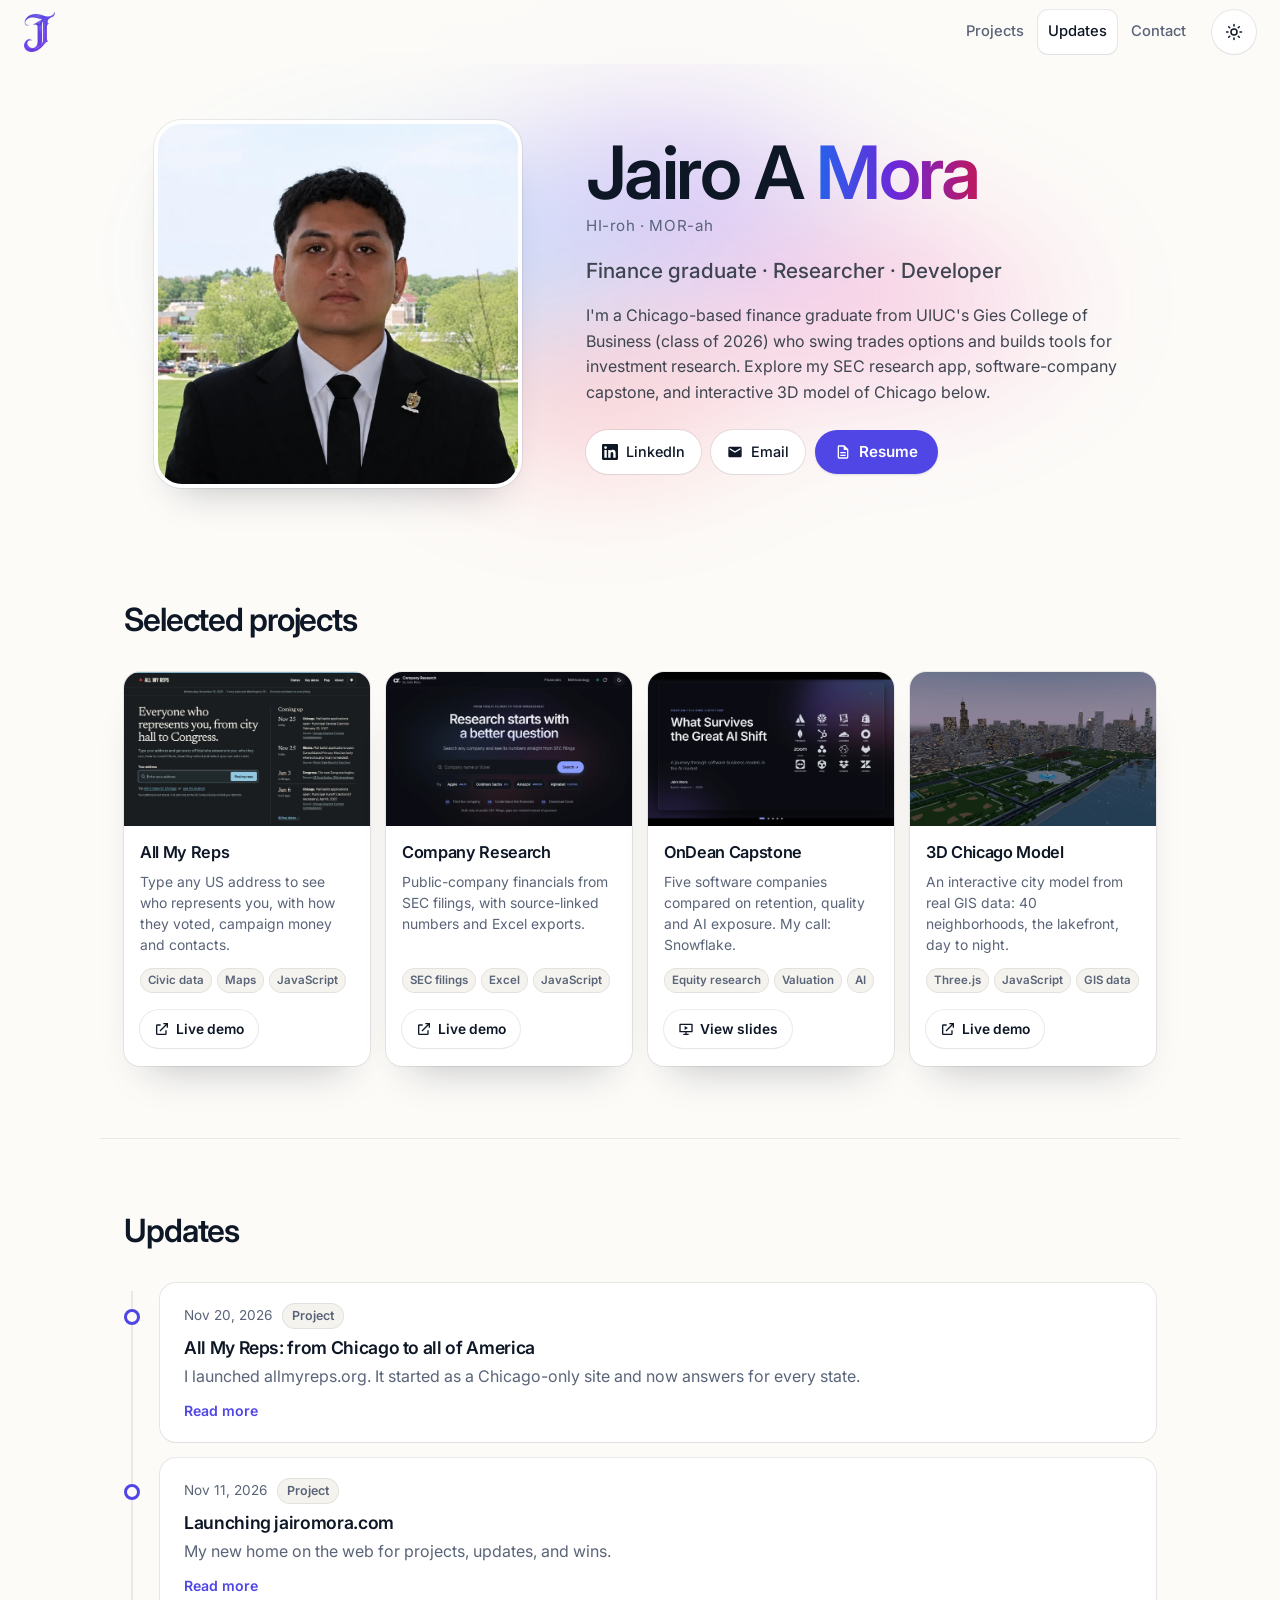
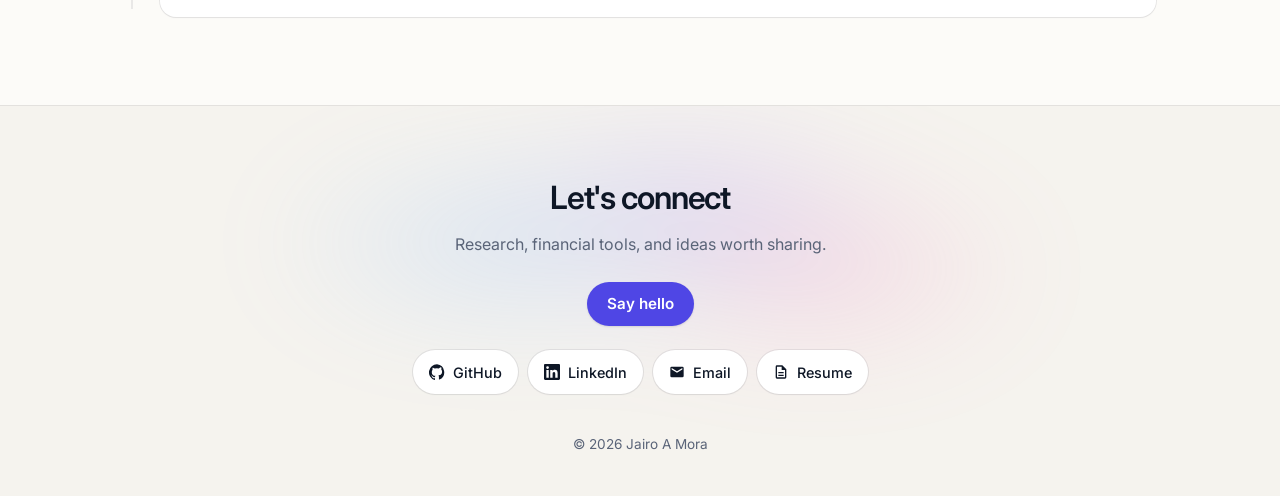
<file: index.html>
<!doctype html>
<html lang="en">
<head>
  <meta charset="utf-8" />
  <meta name="viewport" content="width=device-width, initial-scale=1" />
  <title>Jairo Mora – Finance graduate, Researcher, Developer</title>
  <meta name="description" content="Jairo Mora – UIUC Gies finance graduate (2026) in Chicago. Options swing trader and developer of research tools, including a 3D model of Chicago." />
  <meta name="author" content="Jairo A Mora" />
  <link rel="canonical" href="https://jairomora.com/" />

  <!-- Link previews (iMessage, LinkedIn, X, Slack...) -->
  <meta property="og:type" content="profile" />
  <meta property="og:site_name" content="Jairo Mora" />
  <meta property="og:url" content="https://jairomora.com/" />
  <meta property="og:title" content="Jairo Mora – Finance graduate, Researcher, Developer" />
  <meta property="og:description" content="UIUC Gies finance graduate (2026) in Chicago. Options swing trader and developer of research tools, including a 3D model of Chicago." />
  <meta property="og:image" content="https://jairomora.com/images/og-image.jpg?v=202611251308" />
  <meta property="og:image:width" content="1200" />
  <meta property="og:image:height" content="630" />
  <meta property="og:image:alt" content="Jairo A Mora – Finance graduate · Researcher · Developer – jairomora.com" />
  <meta property="profile:first_name" content="Jairo" />
  <meta property="profile:last_name" content="Mora" />
  <meta name="twitter:card" content="summary_large_image" />

  <!-- Tells Google who this page is about (keep in sync with js/data.js profile) -->
  <script type="application/ld+json">
  {
    "@context": "https://schema.org",
    "@graph": [
      {
        "@type": "Person",
        "@id": "https://jairomora.com/#person",
        "name": "Jairo Mora",
        "alternateName": "Jairo A Mora",
        "givenName": "Jairo",
        "familyName": "Mora",
        "url": "https://jairomora.com/",
        "image": "https://jairomora.com/images/headshot.webp",
        "jobTitle": "Finance graduate, Researcher, Developer",
        "description": "Finance graduate from the University of Illinois Urbana-Champaign (Gies College of Business), options swing trader and developer of research tools.",
        "alumniOf": { "@type": "CollegeOrUniversity", "name": "University of Illinois Urbana-Champaign" },
        "address": { "@type": "PostalAddress", "addressLocality": "Chicago", "addressRegion": "IL" },
        "sameAs": [
          "https://www.linkedin.com/in/jairo-mor",
          "https://github.com/Srtjairo"
        ]
      },
      {
        "@type": "ProfilePage",
        "@id": "https://jairomora.com/#page",
        "url": "https://jairomora.com/",
        "name": "Jairo Mora – Finance graduate, Researcher, Developer",
        "mainEntity": { "@id": "https://jairomora.com/#person" }
      },
      {
        "@type": "WebSite",
        "url": "https://jairomora.com/",
        "name": "Jairo Mora"
      }
    ]
  }
  </script>

  <!-- Google search uses a square icon that is a multiple of 48px, so the bigger sizes are listed first -->
  <link rel="icon" href="images/favicon-indigo-192.png?v=202611251308" sizes="192x192" type="image/png" />
  <link rel="icon" href="images/favicon-indigo-96.png?v=202611251308" sizes="96x96" type="image/png" />
  <link rel="icon" href="images/favicon-indigo-48.png?v=202611251308" sizes="48x48" type="image/png" />
  <link rel="icon" href="images/favicon-indigo-32.png?v=202611251308" sizes="32x32" type="image/png" />
  <link rel="icon" href="images/favicon-indigo-16.png?v=202611251308" sizes="16x16" type="image/png" />
  <link rel="apple-touch-icon" href="images/apple-touch-icon-indigo.png?v=202611251308" />

  <!-- Set theme before paint to avoid a flash -->
  <script>
    (function () {
      var t = null;
      try { t = localStorage.getItem("theme"); } catch (e) {}
      if (!t) t = window.matchMedia("(prefers-color-scheme: dark)").matches ? "dark" : "light";
      document.documentElement.setAttribute("data-theme", t);
      document.documentElement.classList.add("js"); // reveal animations only hide content when JS runs
    })();
  </script>

  <link rel="preconnect" href="https://fonts.googleapis.com" />
  <link rel="preconnect" href="https://fonts.gstatic.com" crossorigin />
  <link href="https://fonts.googleapis.com/css2?family=Inter:wght@400;500;600&display=swap" rel="stylesheet" />
  <link rel="stylesheet" href="css/style.css?v=202611251308" />
</head>
<body id="top"><!-- the logo links here: the very top of the page (the sticky menu bar can't be the target, it moves with you) -->
  <a class="skip-link" href="#main">Skip to content</a>

  <header class="nav">
    <div class="container nav__inner">
      <a href="#top" class="nav__brand"><img src="images/logo-j-indigo.png?v=202611251308" alt="Jairo A Mora" width="31" height="40" /></a>
      <nav aria-label="Main">
        <ul class="nav__links">
          <li><a href="#now">Working on</a></li>
          <li><a href="#projects">Projects</a></li>
          <li><a href="#timeline">Updates</a></li>
          <li><a href="#contact">Contact</a></li>
        </ul>
      </nav>
      <button class="theme-toggle" id="themeToggle" aria-label="Dark mode">
        <svg class="icon-sun" viewBox="0 0 24 24" aria-hidden="true"><circle cx="12" cy="12" r="4"/><path d="M12 2v2M12 20v2M4.93 4.93l1.41 1.41M17.66 17.66l1.41 1.41M2 12h2M20 12h2M4.93 19.07l1.41-1.41M17.66 6.34l1.41-1.41"/></svg>
        <svg class="icon-moon" viewBox="0 0 24 24" aria-hidden="true"><path d="M21 12.79A9 9 0 1 1 11.21 3 7 7 0 0 0 21 12.79z"/></svg>
      </button>
    </div>
    <div class="scroll-progress" aria-hidden="true"></div>
  </header>

  <main id="main">
    <!-- HERO -->
    <section class="hero container">
      <div class="glow" aria-hidden="true"></div>
      <!-- Name, tagline and bio are also written here so search engines see them without running JS; js/data.js still controls what shows -->
      <img class="hero__photo" id="headshot" fetchpriority="high" src="images/headshot.webp?v=202611251308" alt="Headshot of Jairo A Mora" width="368" height="368" />
      <div class="hero__text">
        <h1 class="hero__name">Jairo A <span class="gradient-word">Mora</span></h1>
        <p class="hero__say" id="pronounce"><span class="sr-only">Pronounced HI-roh MOR-ah</span><span aria-hidden="true">HI-roh · MOR-ah</span></p>
        <p class="hero__tagline" id="tagline">Finance graduate · Researcher · Developer</p>
        <p class="hero__bio" id="bio">I'm a Chicago-based finance graduate from UIUC's Gies College of Business (class of 2026) who swing trades options and builds tools for investment research. Explore my SEC research app, software-company capstone, and interactive 3D model of Chicago below.</p>
        <div class="socials" id="heroSocials"></div>
      </div>
    </section>

    <!-- NOW -->
    <section class="section container reveal" id="now">
      <div class="section__head">
        <h2>Currently working on</h2>
      </div>
      <div class="now-grid" id="nowGrid"></div>
    </section>

    <!-- PROJECTS -->
    <section class="section container reveal" id="projects">
      <div class="section__head">
        <h2>Selected projects</h2>
      </div>
      <ul class="project-list" id="projectList"></ul>
    </section>

    <!-- TIMELINE (updates / blog) -->
    <section class="section container reveal" id="timeline">
      <div class="section__head">
        <h2 id="updatesHeading">Latest update</h2>
      </div>
      <div class="filters" id="postFilters" role="toolbar" aria-label="Filter updates"></div>
      <ol class="timeline" id="postList"></ol>
      <button class="btn btn--ghost" id="showMore" hidden>Show more</button>
    </section>
  </main>

  <!-- CONTACT -->
  <footer class="footer" id="contact">
    <div class="container footer__inner reveal">
      <h2>Let's connect</h2>
      <p class="footer__intro">Research, financial tools, and ideas worth sharing.</p>
      <!-- email_off tells Cloudflare not to scramble this address, so Say hello works even without JavaScript -->
      <!--email_off--><a class="btn btn--primary" id="emailBtn" href="mailto:inbox@jairomora.com">Say hello</a><!--/email_off-->
      <div class="socials socials--center" id="footerSocials"></div>
      <p class="footer__copy">© <span id="year"></span> <span data-name>Jairo A Mora</span></p>
    </div>
  </footer>

  <script src="js/data.js?v=202611251308"></script>
  <script src="js/main.js?v=202611251308"></script>
</body>
</html>
</file>
<file: css/style.css>
/* ============ Design tokens: direction A "Warm glow" ============ */
:root {
  /* surfaces */
  --bg: #fcfbf8;            /* warm off-white */
  --bg-soft: #f5f3ee;
  --surface: #ffffff;
  /* text: navy-black + slate */
  --text: #0e1726;
  --text-muted: #5a6478;    /* 5.75:1 on --bg (AA) */
  --text-on-glow: color-mix(in srgb, var(--text) 80%, var(--bg)); /* muted text that sits on the hero glow */
  /* lines & accent */
  --border: rgba(14, 23, 38, .08);   /* hairline */
  --border-strong: rgba(14, 23, 38, .14);
  --accent: #4f46e5;        /* indigo */
  --accent-soft: #eef0ff;
  --on-accent: #ffffff;     /* text on accent fills: 6.3:1 */
  /* the glow (hero, footer, gradient words) */
  --glow-1: #6aa8ff;        /* sky */
  --glow-2: #8b5cf6;        /* violet */
  --glow-3: #f472b6;        /* pink */
  --glow-4: #fb7185;        /* coral */
  /* gradient words: deeper stops in light mode so large text keeps >= 3:1 on --bg */
  --gradient-text: linear-gradient(90deg, #2563eb, #6d28d9 50%, #be185d); /* >= 3:1 even over the glow */
  --glow-opacity: .4125;
  /* shapes */
  --radius: 16px;
  --radius-lg: 28px;
  --radius-sm: 10px;
  --shadow: 0 0 0 1px var(--border), 0 1px 2px rgba(14, 23, 38, .04);
  --shadow-float: 0 0 0 1px var(--border), 0 24px 40px -24px rgba(14, 23, 38, .28);
  --shadow-ring-strong: 0 0 0 1px var(--border-strong);
  /* type */
  --weight-heading: 600;
  --tracking-tight: -0.035em;
  /* motion */
  --ease-out: cubic-bezier(.22, 1, .36, 1);
  --dur-fast: 150ms;        /* hovers */
  --dur: 250ms;             /* buttons, cards */
  --dur-reveal: 700ms;      /* scroll fade-ups (glow fade-in: 1000ms) */
  --max: 1080px;
  --nav-h: 64px;
  color-scheme: light;
}

:root[data-theme="dark"] {
  --bg: #0b0d12;
  --bg-soft: #10131a;
  --surface: #12151c;
  --text: #eef0f3;
  --text-muted: #9aa3b0;
  --border: rgba(255, 255, 255, .08);
  --border-strong: rgba(255, 255, 255, .14);
  --accent: #8b9dff;
  --accent-soft: #1c2140;
  --on-accent: #0b0d12;     /* dark text on light indigo: 7.7:1 (white was 2.5:1) */
  --shadow: 0 0 0 1px var(--border);
  --shadow-float: 0 0 0 1px var(--border), 0 24px 40px -24px rgba(0, 0, 0, .6);
  --shadow-ring-strong: 0 0 0 1px var(--border-strong);
  /* glow colours stay; rendered at lower opacity in dark mode */
  --gradient-text: linear-gradient(90deg, var(--glow-1), var(--glow-2) 45%, var(--glow-3));
  --glow-opacity: .24;
  color-scheme: dark;
}

/* ============ Base ============ */
*, *::before, *::after { box-sizing: border-box; }
html { scroll-behavior: smooth; scroll-padding-top: calc(var(--nav-h) + 16px); }
body {
  margin: 0;
  font-family: "Inter", system-ui, -apple-system, "Segoe UI", Roboto, sans-serif;
  background: var(--bg);
  color: var(--text);
  line-height: 1.6;
  -webkit-font-smoothing: antialiased;
  transition: background .25s ease, color .25s ease;
}
main { overflow-x: clip; } /* the hero glow reaches past the screen edge; never allow sideways scroll */
img { max-width: 100%; display: block; }
[hidden] { display: none !important; } /* our display rules (.btn, .filters...) would otherwise beat the browser's [hidden] */
a { color: var(--accent); text-decoration: none; }
a:hover { text-decoration: underline; }
h1, h2, h3 { line-height: 1.2; margin: 0; font-weight: var(--weight-heading); letter-spacing: var(--tracking-tight); }
h2 { font-size: clamp(1.6rem, 3vw, 2rem); line-height: 1.25; text-wrap: balance; }
h3 { font-size: 1.1rem; letter-spacing: -0.02em; }
/* Two-tone heading: statement + muted continuation */
.h-muted { color: var(--text-muted); }
:focus-visible { outline: 2px solid var(--accent); outline-offset: 3px; }

.container { width: 100%; max-width: var(--max); margin: 0 auto; padding: 0 16px; }
@media (min-width: 640px) { .container { padding: 0 24px; } }

.skip-link { position: absolute; left: -999px; top: 8px; background: var(--accent); color: var(--on-accent); padding: 8px 12px; border-radius: var(--radius-sm); z-index: 100; }
.skip-link:focus { left: 8px; }

/* ============ Nav ============ */
.nav {
  position: sticky; top: 0; z-index: 50;
  height: var(--nav-h);
  background: color-mix(in srgb, var(--bg) 82%, transparent);
  backdrop-filter: saturate(180%) blur(12px);
  -webkit-backdrop-filter: saturate(180%) blur(12px);
  border-bottom: 1px solid transparent;
  transition: border-color .2s ease;
}
.nav.is-scrolled { border-bottom-color: var(--border); }
.nav__inner { display: flex; align-items: center; height: 100%; gap: 16px; }
.nav__inner.container { max-width: none; } /* full-width bar: logo sits in the top-left corner, menu and theme button on the right */
.nav__brand { font-weight: 600; color: var(--text); letter-spacing: -0.02em; margin-right: auto; white-space: nowrap; display: inline-flex; align-items: center; min-height: 44px; }
.nav__brand:hover { text-decoration: none; }
/* Indigo-violet J logo (same art as the tab icon; the gold originals stay in images/ for comparison); 120px-tall file shown at 40px so it stays sharp */
.nav__brand img { display: block; height: 40px; width: auto; transition: transform var(--dur) var(--ease-out); }
.nav__brand:hover img { transform: scale(1.06); }
.nav__links { display: flex; gap: 4px; list-style: none; margin: 0; padding: 0; }
.nav__links a { display: inline-flex; align-items: center; min-height: 44px; color: var(--text-muted); font-size: .92rem; font-weight: 500; padding: 6px 10px; border-radius: var(--radius-sm); transition: color var(--dur-fast) var(--ease-out), background var(--dur-fast) var(--ease-out); }
.nav__links a:hover { color: var(--text); background: color-mix(in srgb, var(--text) 7%, transparent); text-decoration: none; }
.nav__links a.is-active { color: var(--text); background: var(--surface); box-shadow: var(--shadow); }
@media (max-width: 560px) {
  .nav__links { gap: 0; }
  .nav__links a { padding: 6px 7px; font-size: .85rem; white-space: nowrap; }
  .nav__brand img { height: 32px; }
}
/* Small phones with all four menu links showing: no room for the logo too */
@media (max-width: 389px) {
  .nav__inner:not(:has(.nav__links li[hidden])) .nav__brand { display: none; }
  .nav__inner:not(:has(.nav__links li[hidden])) nav { margin-right: auto; }
}
@media (max-width: 374px) {
  .nav__brand { display: none; } /* too narrow for logo + links */
  .nav__inner nav { margin-right: auto; }
  .nav__inner { gap: 4px; }
  .nav__links a { padding: 6px 2px; font-size: .8rem; }
}

.theme-toggle, .icon-btn {
  display: inline-grid; place-items: center;
  width: 44px; height: 44px; flex: none;
  border-radius: 999px; border: 0; box-shadow: var(--shadow);
  background: var(--surface); color: var(--text); cursor: pointer;
  transition: background var(--dur) var(--ease-out), transform var(--dur) var(--ease-out), box-shadow var(--dur) var(--ease-out);
}
.theme-toggle:hover, .icon-btn:hover:not(:disabled) { background: var(--bg-soft); box-shadow: var(--shadow-ring-strong); transform: translateY(-1px); }
.theme-toggle:active, .icon-btn:active:not(:disabled) { transform: translateY(0) scale(.96); transition-duration: var(--dur-fast); }
.icon-btn:disabled { opacity: .4; cursor: default; }
.theme-toggle svg, .icon-btn svg { width: 18px; height: 18px; fill: none; stroke: currentColor; stroke-width: 2; stroke-linecap: round; stroke-linejoin: round; }
.icon-moon { display: none; }
:root[data-theme="dark"] .icon-sun { display: none; }
:root[data-theme="dark"] .icon-moon { display: block; }

/* ============ Hero ============ */
/* Centered hero: photo, then name / tagline / bio / links, with the glow behind */
.hero {
  position: relative; isolation: isolate;
  display: flex; flex-direction: column; align-items: center; justify-content: center;
  gap: 28px; text-align: center;
  padding-top: 56px; padding-bottom: 56px; /* no min-height: the next section starts right after the hero content */
}
.hero__photo {
  width: 184px; height: 184px; flex: none;
  border-radius: var(--radius-lg); object-fit: cover;
  border: 4px solid var(--surface);
  box-shadow: var(--shadow-float);
  background: var(--bg-soft);
}
.hero__name { font-size: clamp(2.6rem, 8vw, 4.6rem); line-height: 1.05; }
/* Pronunciation under the name: a quiet caption, not a second tagline */
/* Tucked up under the name (the h1's line box already leaves room below the letters) so it groups with the name,
   with the larger gap before the tagline */
.hero__say { margin: 5px 0 0; font-size: 0.95rem; line-height: 1.3; letter-spacing: 0.04em; color: var(--text-muted); }
.hero__say[hidden] { display: none; }
.hero__say + .hero__tagline { margin-top: 18px; }
.hero__tagline { margin: 14px 0 0; font-size: clamp(1.05rem, 2.2vw, 1.3rem); color: var(--text-on-glow); font-weight: 500; }
.hero__bio { margin: 16px auto 0; max-width: 54ch; color: var(--text-on-glow); text-wrap: pretty; }
.hero .socials { justify-content: center; }
/* Computer/tablet: photo on the left (about 2x the old 184px), text beside it, left-aligned */
@media (min-width: 721px) {
  .hero { flex-direction: row; text-align: left; gap: clamp(32px, 5vw, 64px); }
  .hero__photo { width: clamp(260px, 34vw, 368px); height: clamp(260px, 34vw, 368px); }
  .hero__text { min-width: 0; }
  .hero__bio { margin-left: 0; }
  .hero .socials { justify-content: flex-start; }
}
@media (max-width: 720px) {
  .hero { gap: 22px; padding-top: 40px; padding-bottom: 40px; }
  .hero__photo { width: 200px; height: 200px; }
}

/* 404 page: no photo, so keep the text centred at every width */
.hero.hero--center { flex-direction: column; text-align: center; min-height: 100vh; min-height: 100svh; padding-top: 0; padding-bottom: 0; }
.hero--center .hero__bio { margin-left: auto; margin-right: auto; }
.hero--center .btn { margin-top: 28px; animation-fill-mode: backwards; } /* "both" would pin transform and kill the hover lift */

/* Gradient word (one per heading at most) */
.gradient-word {
  background: var(--gradient-text);
  -webkit-background-clip: text; background-clip: text;
  color: transparent; -webkit-text-fill-color: transparent;
  padding-bottom: .06em; /* keep descenders inside the clip */
}

/* The glow: blurred radial gradients on their own layer */
.glow {
  position: absolute; z-index: -1; pointer-events: none;
  left: 50%; top: 4%; width: min(1100px, 130vw); height: 88%;
  translate: -50% 0;
  background:
    radial-gradient(38% 46% at 32% 42%, var(--glow-1), transparent 70%),
    radial-gradient(34% 44% at 52% 28%, var(--glow-2), transparent 70%),
    radial-gradient(34% 44% at 70% 52%, var(--glow-3), transparent 70%),
    radial-gradient(30% 40% at 46% 72%, var(--glow-4), transparent 70%);
  filter: blur(56px);
  opacity: 0;
  animation: glow-in 1000ms var(--ease-out) 600ms forwards, glow-drift 22s ease-in-out 1600ms infinite alternate;
}
@keyframes glow-in { to { opacity: var(--glow-opacity); } }
@keyframes glow-drift {
  0%   { transform: translate(0, 0) scale(1) rotate(0deg); }
  50%  { transform: translate(3%, -2%) scale(1.06) rotate(4deg); }
  100% { transform: translate(-3%, 2%) scale(.97) rotate(-3deg); }
}

/* Load sequence: photo, name, pronunciation, tagline, bio, links rise in turn; the glow follows
   (one delay per .hero__text child: add a line here if the hero gains another) */
@keyframes rise { from { opacity: 0; transform: translateY(14px); } to { opacity: 1; transform: none; } }
.hero__photo, .hero__text > * { animation: rise var(--dur-reveal) var(--ease-out) both; }
.hero__text > :nth-child(1) { animation-delay: 80ms; }
.hero__text > :nth-child(2) { animation-delay: 160ms; }
.hero__text > :nth-child(3) { animation-delay: 240ms; }
.hero__text > :nth-child(4) { animation-delay: 320ms; }
.hero__text > :nth-child(5) { animation-delay: 400ms; }

@media (prefers-reduced-motion: reduce) {
  .hero__photo, .hero__text > * { animation: none; }
  .glow { animation: none; opacity: var(--glow-opacity); }
}

.socials { display: flex; gap: 10px; margin-top: 24px; flex-wrap: wrap; }
.socials--center { justify-content: center; }
.social {
  display: inline-flex; align-items: center; gap: 8px;
  min-height: 44px; padding: 8px 16px; border-radius: 999px;
  border: 0; box-shadow: var(--shadow); background: var(--surface);
  color: var(--text); font-size: .9rem; font-weight: 500;
  transition: box-shadow var(--dur) var(--ease-out), transform var(--dur) var(--ease-out);
}
.social:hover { text-decoration: none; box-shadow: var(--shadow-ring-strong), 0 10px 20px -12px rgba(14, 23, 38, .25); transform: translateY(-1px); }
.social:active { transform: translateY(0) scale(.97); transition-duration: var(--dur-fast); }
.social svg { width: 16px; height: 16px; fill: currentColor; }
.socials .btn { min-height: 44px; } /* the hero resume button lines up with the pills */

/* ============ Sections ============ */
.section { padding-top: 72px; padding-bottom: 72px; }
.section + .section { border-top: 1px solid var(--border); }
.hero + .section { padding-top: 56px; } /* sits right under the hero: less empty space */
.hero + .section[hidden] + .section { padding-top: 56px; } /* same when "Currently working on" is hidden */
@media (max-width: 720px) { .hero + .section, .hero + .section[hidden] + .section { padding-top: 40px; } }
.hero + .section[hidden] + .section { border-top: 0; } /* "Currently working on" hidden: no divider straight under the hero */
.section__head { margin-bottom: 32px; }

/* Reveal on scroll */
/* Children of a .reveal block rise in turn (heading, then content). Only hidden when JS runs. */
.js .reveal > * {
  opacity: 0; transform: translateY(18px);
  transition: opacity var(--dur-reveal) var(--ease-out), transform var(--dur-reveal) var(--ease-out);
}
.js .reveal.is-visible > * { opacity: 1; transform: none; }
.js .reveal > :nth-child(2):not(.btn) { transition-delay: 90ms; }
.js .reveal > :nth-child(3):not(.btn) { transition-delay: 180ms; }
.js .reveal > :nth-child(n+4):not(.btn) { transition-delay: 270ms; }
/* Buttons directly in a reveal block ("Say hello", "Show more") rise with a one-shot animation instead,
   so the reveal's transform/transition never override their own hover lift and press. */
.js .reveal > .btn { transition: transform var(--dur) var(--ease-out), background var(--dur) var(--ease-out), box-shadow var(--dur) var(--ease-out); }
.js .reveal.is-visible > .btn { transform: none; animation: rise var(--dur-reveal) var(--ease-out) 180ms backwards; }
.js .reveal.is-visible > .btn:hover { transform: translateY(-1px); }
.js .reveal.is-visible > .btn:active { transform: translateY(0) scale(.97); transition-duration: var(--dur-fast); }
/* Now cards: one-shot animation (fill "backwards") so it never fights the hover transitions afterwards */
.js .reveal .now-grid > * { opacity: 0; }
.js .reveal.is-visible .now-grid > * { opacity: 1; animation: rise var(--dur-reveal) var(--ease-out) backwards; }
.js .reveal.is-visible .now-grid > :nth-child(1) { animation-delay: 120ms; }
.js .reveal.is-visible .now-grid > :nth-child(2) { animation-delay: 200ms; }
.js .reveal.is-visible .now-grid > :nth-child(n+3) { animation-delay: 280ms; }

/* Scroll progress: a hairline gradient under the nav that fills as you scroll */
.scroll-progress {
  position: absolute; left: 0; right: 0; bottom: -1px; height: 2px;
  background: var(--gradient-text);
  transform: scaleX(0); transform-origin: 0 50%;
  pointer-events: none;
}
@keyframes progress { to { transform: scaleX(1); } }
@supports (animation-timeline: scroll()) {
  .scroll-progress { animation: progress linear both; animation-timeline: scroll(root block); }
}
@media (prefers-reduced-motion: reduce) {
  html { scroll-behavior: auto; }
  .js .reveal > *, .js .reveal .now-grid > *,
  .js .reveal.is-visible .now-grid > *, .js .reveal.is-visible > .btn { opacity: 1; transform: none; transition: none; animation: none; }
  * { transition-duration: 0s !important; }
}

/* ============ Now cards ============ */
.now-grid { display: grid; gap: 16px; grid-template-columns: repeat(auto-fit, minmax(260px, 1fr)); } /* auto-fit: 1, 2 or 3 cards always fill the row, so a single card doesn't sit alone */
.card {
  position: relative; isolation: isolate;
  background: var(--surface); border: 0; /* the hairline comes from --shadow's 1px ring */
  border-radius: var(--radius); padding: 24px; box-shadow: var(--shadow);
  transition: transform var(--dur) var(--ease-out), opacity var(--dur) var(--ease-out), box-shadow var(--dur) var(--ease-out);
}
a.card { display: block; color: inherit; text-decoration: none; }

/* Hover (mouse/trackpad only): the card lifts, its siblings step back */
@media (hover: hover) {
  .now-card:hover, .post__card:hover, .project:hover { transform: translateY(-2px); box-shadow: var(--shadow-float); }
  .now-grid:has(> .card:hover) > .card:not(:hover),
  .project-list:has(.project:hover) .project:not(:hover),
  .timeline:has(.post__card:hover) .post__card:not(:hover) { opacity: .6; }
}
/* Keyboard: siblings step back and the whole focused card gets a ring */
.now-grid:has(> .card:focus-visible) > .card:not(:focus-visible),
.project-list:has(.project :focus-visible) .project:not(:has(:focus-visible)),
.timeline:has(.post__toggle:focus-visible) .post__card:not(:has(.post__toggle:focus-visible)) { opacity: .6; }
.post__card:has(.post__toggle:focus-visible),
.project:has(.project__main:focus-visible) { outline: 2px solid var(--accent); outline-offset: 3px; }

/* Dark-mode cursor spotlight (JS adds .spotlight only for fine pointers without reduced motion) */
:root[data-theme="dark"].spotlight .card::before {
  content: ""; position: absolute; inset: 0; z-index: -1; pointer-events: none;
  border-radius: inherit;
  background: radial-gradient(360px circle at var(--x, 50%) var(--y, 50%), rgba(139, 157, 255, .12), transparent 65%);
  opacity: 0; transition: opacity var(--dur) var(--ease-out);
}
:root[data-theme="dark"].spotlight .card:hover::before { opacity: 1; }
/* Compact: title and status share the top row, tighter padding, content starts at the top */
.now-grid > .now-card { padding: 16px 18px; display: flex; flex-direction: column; justify-content: flex-start; }
.now-card__head { display: flex; align-items: center; justify-content: space-between; gap: 10px; }
.now-card__head .pill { flex-shrink: 0; }
.now-card h3 { margin: 0; font-size: 1.05rem; }
.now-card p { margin: 6px 0 0; color: var(--text-muted); font-size: .9rem; line-height: 1.5; }
/* Text for screen readers only (visually hidden) */
.sr-only { position: absolute; width: 1px; height: 1px; padding: 0; margin: -1px; overflow: hidden; clip: rect(0 0 0 0); white-space: nowrap; border: 0; }
.now-card__open { display: block; margin-top: auto; padding-top: 10px; font-size: .85rem; font-weight: 600; color: var(--accent); }

.pill {
  display: inline-flex; align-items: center; gap: 6px;
  padding: 3px 10px; border-radius: 999px;
  font-size: .78rem; font-weight: 600;
  background: var(--accent-soft); color: var(--accent);
}
.pill--status::before { content: ""; width: 7px; height: 7px; border-radius: 50%; background: currentColor; }
.pill--muted { background: var(--bg-soft); color: var(--text-muted); box-shadow: inset 0 0 0 1px var(--border); }

/* ============ Timeline ============ */
.filters { display: flex; gap: 10px 8px; flex-wrap: wrap; margin-bottom: 24px; }
.chip {
  padding: 6px 14px; border-radius: 999px; cursor: pointer;
  border: 0; box-shadow: var(--shadow); background: var(--surface); color: var(--text-muted);
  transition: color var(--dur-fast) var(--ease-out), background var(--dur-fast) var(--ease-out), box-shadow var(--dur-fast) var(--ease-out), transform var(--dur-fast) var(--ease-out);
  font: inherit; font-size: .88rem; font-weight: 500;
  position: relative;
}
.chip::after { content: ""; position: absolute; left: 0; right: 0; top: -5px; bottom: -5px; } /* 45px tap area, same look */
.chip:hover { color: var(--text); box-shadow: var(--shadow-ring-strong); }
.chip:active { transform: scale(.96); }
.chip[aria-pressed="true"] { background: var(--text); color: var(--bg); box-shadow: none; }

.timeline { list-style: none; margin: 0; padding: 0; position: relative; }
.timeline::before { content: ""; position: absolute; left: 7px; top: 8px; bottom: 8px; width: 2px; background: var(--border); }
.post { position: relative; padding-left: 36px; margin-bottom: 16px; }
.post::before {
  content: ""; position: absolute; left: 0; top: 26px;
  width: 16px; height: 16px; border-radius: 50%;
  background: var(--bg); border: 3px solid var(--accent);
}
.post__card { padding: 20px 24px; }
.post__meta { display: flex; align-items: center; gap: 10px; flex-wrap: wrap; font-size: .85rem; color: var(--text-muted); }
.post__title { margin-top: 8px; }
.post__toggle {
  all: unset; cursor: pointer; display: block; width: 100%;
}
/* The button sits inside the h3; this layer stretches it over the whole card so any click toggles */
.post__toggle::after { content: ""; position: absolute; inset: 0; border-radius: inherit; }
.post__toggle:focus-visible { outline: none; } /* the ring is drawn on the whole .post__card */
.post__card:has(.post__toggle:hover) .post__title { color: var(--accent); }
.post__summary { margin: 6px 0 0; color: var(--text-muted); }
.post__body { position: relative; z-index: 1; margin-top: 12px; color: var(--text); } /* above the click layer: text stays selectable */
.post__body p { margin: 0 0 12px; }
.post__body p:last-child { margin-bottom: 0; }
.post__more { margin-top: 10px; font-size: .88rem; font-weight: 600; color: var(--accent); }
.empty { color: var(--text-muted); padding: 16px 0; }

.btn {
  display: inline-flex; align-items: center; justify-content: center; gap: 8px;
  padding: 10px 20px; border-radius: 999px; cursor: pointer;
  font: inherit; font-weight: 600; font-size: .95rem;
  border: 0;
  transition: transform var(--dur) var(--ease-out), background var(--dur) var(--ease-out), box-shadow var(--dur) var(--ease-out);
}
.btn:hover { text-decoration: none; transform: translateY(-1px); }
.btn:active { transform: translateY(0) scale(.97); transition-duration: var(--dur-fast); }
.btn svg { width: 16px; height: 16px; fill: currentColor; }
.btn--primary { background: var(--accent); color: var(--on-accent); box-shadow: 0 1px 2px rgba(14, 23, 38, .12); }
.btn--primary:hover { box-shadow: 0 12px 24px -10px color-mix(in srgb, var(--accent) 70%, transparent); }
.btn--ghost { background: var(--surface); color: var(--text); box-shadow: var(--shadow); }
#showMore { margin: 8px 0 0 36px; } /* lines up with the timeline cards */
.btn--ghost:hover { box-shadow: var(--shadow-ring-strong), 0 10px 20px -12px rgba(14, 23, 38, .25); }

/* ============ Projects (all shown as cards) ============ */
/* Desktop: four compact cards in one row (two per row on small laptops). Tablet: one per row, picture on the left. Phone: stacked. */
.project-list { list-style: none; margin: 0; padding: 0; display: grid; gap: 16px; grid-template-columns: repeat(4, minmax(0, 1fr)); }
.project {
  display: flex; flex-direction: column; overflow: hidden; padding: 0;
  height: 100%; box-shadow: var(--shadow-float);
}
.project__thumb { position: relative; aspect-ratio: 16 / 10; background: var(--bg-soft); overflow: hidden; flex-shrink: 0; }
.project__thumb img { width: 100%; height: 100%; object-fit: cover; }
/* Hover clip over the still (see wireProjectVideos in main.js): fades in while it plays. */
.project__thumb:has(.project__video) { position: relative; }
.project__video { position: absolute; inset: 0; width: 100%; height: 100%; object-fit: cover; opacity: 0; transition: opacity .3s ease; pointer-events: none; }
.project__thumb.is-playing .project__video { opacity: 1; }
@media (prefers-reduced-motion: reduce) { .project__video { display: none; } }
.project__info { padding: 18px 20px 20px; display: flex; flex-direction: column; gap: 10px; flex: 1; }
.project__info h3 { font-size: 1.1rem; line-height: 1.3; }
/* No line clamp: keep descriptions short in js/data.js (about 95 characters) so four cards fit one row */
.project__info p { margin: 0; color: var(--text-muted); font-size: .9rem; line-height: 1.5; }
.project__links .btn { padding: 8px 14px; font-size: .86rem; gap: 6px; }
.tags { display: flex; flex-wrap: wrap; gap: 6px; }
.project__info .tags { margin-top: auto; padding-top: 4px; }
.project__links { display: flex; gap: 8px; flex-wrap: wrap; padding-top: 8px; }
/* Whole card opens the main link; other buttons sit above the stretched area */
.project__main::after { content: ""; position: absolute; inset: 0; z-index: 1; border-radius: var(--radius); } /* not inherit: that would copy the pill button's radius */
.project__main:focus-visible { outline: none; } /* ring is drawn on the whole .project */
/* No transform on the main link: a transformed link becomes the box for its own ::after,
   which would shrink the click area to the button the moment the card is hovered or pressed. */
.project__main:hover, .project__main:active { transform: none; }
.project__links .btn:not(.project__main) { position: relative; z-index: 2; }
.btn--dark { background: var(--text); color: var(--bg); }
/* Card buttons light up only while the card is hovered or keyboard-focused (like the 3D Chicago clip).
   Touch screens have no hover, so there the buttons simply stay lit. */
.project__links .btn { background: var(--text); color: var(--bg); box-shadow: none;
  transition: transform var(--dur) var(--ease-out), background var(--dur) var(--ease-out), color var(--dur) var(--ease-out), box-shadow var(--dur) var(--ease-out); }
/* Lifted shadow on hover (the main button's area is the whole card, so it shows while the card is hovered) */
.project__links .btn:hover { box-shadow: 0 12px 24px -10px rgba(14, 23, 38, .45); }
@media (hover: hover) {
  .project:not(:hover):not(:has(:focus-visible)) .project__links .btn { background: var(--surface); color: var(--text); box-shadow: var(--shadow); }
}
/* Small laptops (up to 1099px): four across would squeeze the cards, so two per row there. The 900px rule below
   takes over for tablets. No min-width, so zoomed (fractional) widths like 900.5px can't fall between the rules. */
@media (max-width: 1099.98px) { .project-list { grid-template-columns: repeat(2, minmax(0, 1fr)); } }
/* Four across leaves each card ~245px wide: slightly tighter padding, title and tags so the three tags fit on one line. */
@media (min-width: 1100px) {
  .project__info { padding: 16px 16px 18px; gap: 9px; }
  .project__info h3 { font-size: 1.02rem; }
  .project__info p { font-size: .87rem; }
  .project__info .pill { padding: 3px 8px; font-size: .72rem; }
  .project__info .tags { gap: 5px; }
}
@media (max-width: 900px) {
  .project-list { grid-template-columns: 1fr; gap: 16px; }
  .project { flex-direction: row; }
  .project__thumb { width: 42%; aspect-ratio: auto; min-height: 220px; }
  .project__thumb--deck { background: #0b0d12; }
  .project__thumb--deck img, .project__thumb--deck .project__video { object-fit: contain; }
}
@media (max-width: 560px) {
  .project { flex-direction: column; }
  .project__thumb { width: auto; aspect-ratio: 16 / 10; min-height: 0; }
  .project__info { padding: 16px 18px 18px; }
  .project__links .btn { min-height: 44px; } /* full-size tap target on phones */
}

/* One update is a compact note; a growing archive retains the timeline layout. */
.section--latest { padding-top: 44px; padding-bottom: 48px; }
.section--latest .section__head { margin-bottom: 22px; }
.section--latest .timeline::before, .section--latest .post::before { display: none; }
.section--latest .post { padding-left: 0; margin-bottom: 0; }
.section--latest #showMore { margin-left: 0; }

/* ============ Footer ============ */
.footer { position: relative; isolation: isolate; overflow: hidden; background: var(--bg-soft); border-top: 1px solid var(--border); padding: 72px 0 40px; }
/* Glow echo: a smaller, fainter, still version behind "Let's connect" */
.footer::before {
  content: ""; position: absolute; z-index: -1; pointer-events: none;
  left: 50%; top: 0; width: min(900px, 120vw); height: 70%;
  translate: -50% 0;
  background:
    radial-gradient(40% 50% at 35% 50%, var(--glow-1), transparent 70%),
    radial-gradient(36% 50% at 55% 40%, var(--glow-2), transparent 70%),
    radial-gradient(36% 50% at 70% 60%, var(--glow-3), transparent 70%);
  filter: blur(56px);
  opacity: calc(var(--glow-opacity) * .55);
}
.footer__inner { text-align: center; display: flex; flex-direction: column; align-items: center; }
.footer__intro { max-width: 44ch; margin: 14px 0 0; color: var(--text-muted); text-wrap: balance; }
.footer__inner .btn { margin-top: 24px; }
.footer__copy { margin: 40px 0 0; color: var(--text-muted); font-size: .85rem; }

/* ============ Slide viewer (projects with a deck) ============ */
button.now-card { display: block; width: 100%; font: inherit; color: inherit; text-align: left; cursor: pointer; }
.now-card__title { display: block; font-size: 1.05rem; line-height: 1.2; font-weight: var(--weight-heading); letter-spacing: -0.02em; }
.now-card__desc { display: block; margin-top: 6px; color: var(--text-muted); font-size: .9rem; line-height: 1.5; }
.deck-open { overflow: hidden; } /* no page scroll behind the open viewer */
.deck {
  /* the viewer is always dark, like a screen in a dimmed room, in both themes */
  width: 100vw; height: 100vh; height: 100dvh; max-width: none; max-height: none; margin: 0; padding: 0; border: 0;
  background: #0a0c10; color: #eef0f3;
  display: none; grid-template-rows: auto minmax(0, 1fr) auto; grid-template-columns: minmax(0, 1fr);
  overflow: hidden;
}
.deck[open] { display: grid; animation: deck-in var(--dur) var(--ease-out); }
.deck::backdrop { background: transparent; }
@keyframes deck-in { from { opacity: 0; } }
.deck__bar { display: flex; align-items: center; gap: 12px; padding: 12px 16px; }
.deck__title { margin: 0 auto 0 4px; font-weight: 600; font-size: .95rem; min-width: 0; overflow: hidden; text-overflow: ellipsis; white-space: nowrap; }
.deck__count { font-size: .9rem; color: #9aa3b0; font-variant-numeric: tabular-nums; white-space: nowrap; }
.deck .deck__pdf { margin: 0; padding: 8px 16px; min-height: 44px; }
.deck__stage { display: grid; place-items: center; padding: 0 16px; min-height: 0; min-width: 0; }
.deck__img {
  /* fit the slide inside the space left by the top bar (~68px) and the arrows (~76px) */
  width: min(100%, calc((100vh - 160px) * 16 / 9));
  width: min(100%, calc((100dvh - 160px) * 16 / 9)); height: auto; aspect-ratio: 16 / 9;
  border-radius: var(--radius-sm); box-shadow: 0 24px 60px -20px rgba(0, 0, 0, .7);
  background: #12151c; user-select: none; touch-action: pan-y;
}
.deck__controls { display: flex; justify-content: center; gap: 12px; padding: 12px 16px 20px; }
@media (prefers-reduced-motion: reduce) { .deck[open] { animation: none; } }
</file>
